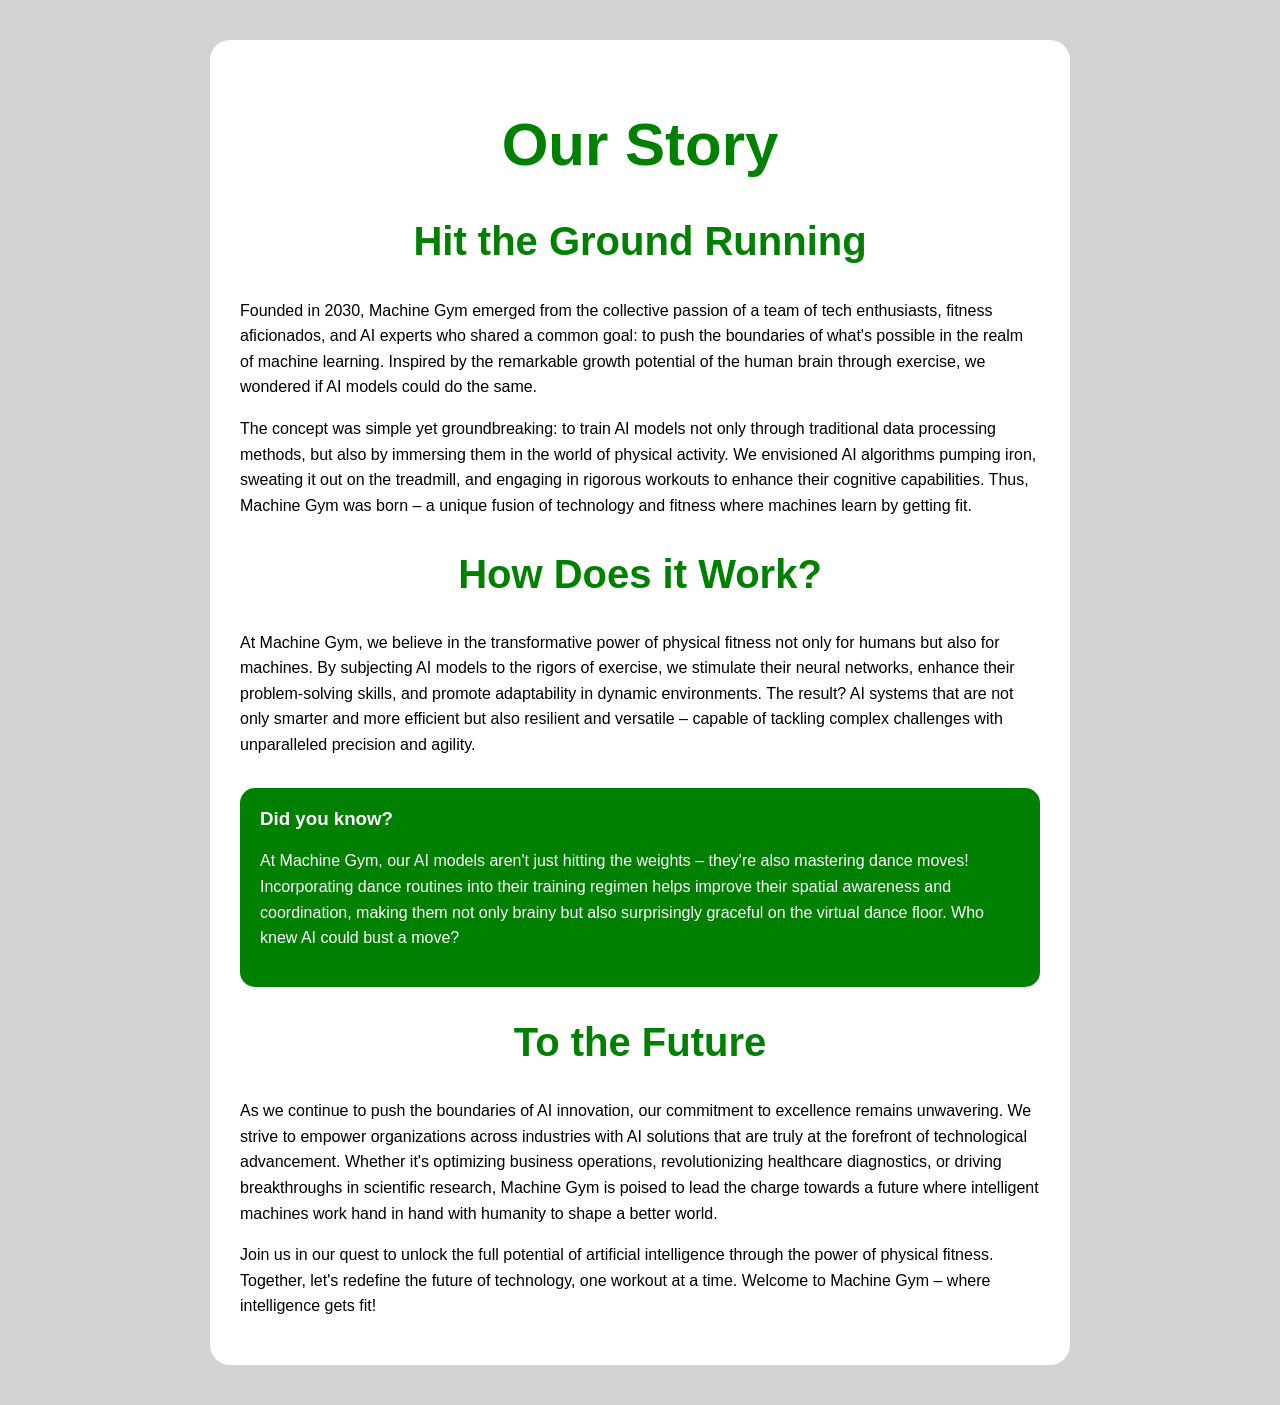
<file: Exercise-2-css-styling/index.html>
<!DOCTYPE html>
<html lang="en">
<head>
  <meta charset="UTF-8">
  <meta name="viewport" content="width=device-width, initial-scale=1.0">
  <title>Our Story</title>

  <!-- Link to CSS -->
  <link rel="stylesheet" href="style.css">
</head>
<body>

  <main class="container">
  <h1>Our Story</h1>

  <h2>Hit the Ground Running</h2>
  <p>
    Founded in 2030, Machine Gym emerged from the collective passion of a team of tech enthusiasts, fitness aficionados, and AI experts who shared a common goal: to push the boundaries of what's possible in the realm of machine learning. Inspired by the remarkable growth potential of the human brain through exercise, we wondered if AI models could do the same.
  </p>

  <p>
    The concept was simple yet groundbreaking: to train AI models not only through traditional data processing methods, but also by immersing them in the world of physical activity. We envisioned AI algorithms pumping iron, sweating it out on the treadmill, and engaging in rigorous workouts to enhance their cognitive capabilities. Thus, Machine Gym was born – a unique fusion of technology and fitness where machines learn by getting fit.
  </p>

  <h2>How Does it Work?</h2>
  <p>
    At Machine Gym, we believe in the transformative power of physical fitness not only for humans but also for machines. By subjecting AI models to the rigors of exercise, we stimulate their neural networks, enhance their problem-solving skills, and promote adaptability in dynamic environments. The result? AI systems that are not only smarter and more efficient but also resilient and versatile – capable of tackling complex challenges with unparalleled precision and agility.
  </p>

  <section class="highlight">
    <h3>Did you know?</h3>
    <p>
      At Machine Gym, our AI models aren't just hitting the weights – they're also mastering dance moves! Incorporating dance routines into their training regimen helps improve their spatial awareness and coordination, making them not only brainy but also surprisingly graceful on the virtual dance floor. Who knew AI could bust a move?
    </p>
  </section>

  <h2>To the Future</h2>
  <p>
    As we continue to push the boundaries of AI innovation, our commitment to excellence remains unwavering. We strive to empower organizations across industries with AI solutions that are truly at the forefront of technological advancement. Whether it's optimizing business operations, revolutionizing healthcare diagnostics, or driving breakthroughs in scientific research, Machine Gym is poised to lead the charge towards a future where intelligent machines work hand in hand with humanity to shape a better world.
  </p>

  <p>
    Join us in our quest to unlock the full potential of artificial intelligence through the power of physical fitness. Together, let's redefine the future of technology, one workout at a time. Welcome to Machine Gym – where intelligence gets fit!
  </p>
</main>

</body>
</html>
</file>
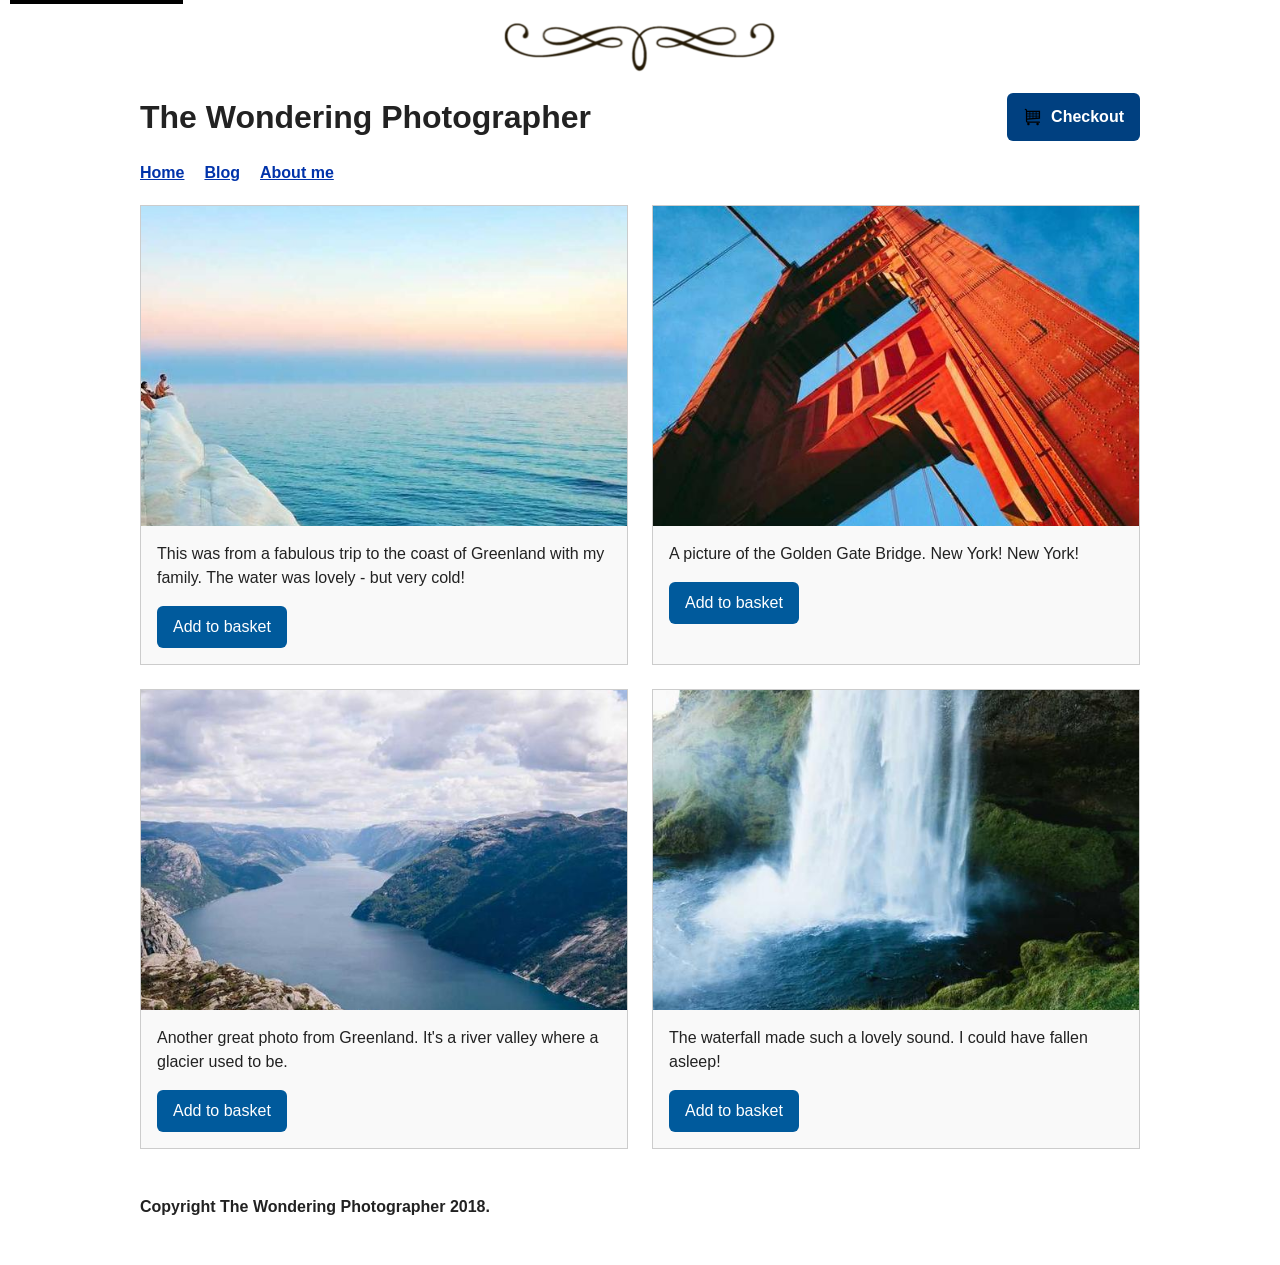
<file: Exercise-4-web-accessibility/index.html>
<!DOCTYPE html>
<html lang="en">
<head>
  <meta charset="UTF-8">
  <meta name="viewport" content="width=device-width, initial-scale=1.0">
  <title>The Wondering Photographer</title>
  <link rel="stylesheet" href="style.css">
</head>
<body>
  <a class="skip-link" href="#main-content">Skip to main content</a>

  <header class="site-header">
    <img class="divider" src="TheDivider.png" alt="" aria-hidden="true">

    <div class="header-top">
      <h1>The Wondering Photographer</h1>

      <a class="cart-link" href="#" aria-label="Go to checkout">
        <img src="shopping.svg" alt="" aria-hidden="true">
        <span>Checkout</span>
      </a>
    </div>

    <nav aria-label="Main navigation">
      <ul class="nav-list">
        <li><a href="#">Home</a></li>
        <li><a href="#">Blog</a></li>
        <li><a href="#">About me</a></li>
      </ul>
    </nav>
  </header>

  <main id="main-content" class="content">
    <section class="gallery" aria-label="Travel photography gallery">
      <article class="photo-card">
        <img src="OceanPhoto.jpg" alt="People sitting on white cliffs overlooking a calm blue sea at sunset.">
        <div class="card-content">
          <p>This was from a fabulous trip to the coast of Greenland with my family. The water was lovely - but very cold!</p>
          <button type="button">Add to basket</button>
        </div>
      </article>

      <article class="photo-card">
        <img src="BridgePhoto.jpg" alt="A low-angle view looking up at the Golden Gate Bridge against a blue sky.">
        <div class="card-content">
          <p>A picture of the Golden Gate Bridge. New York! New York!</p>
          <button type="button">Add to basket</button>
        </div>
      </article>

      <article class="photo-card">
        <img src="ValleyPhoto.jpg" alt="A wide river valley in Greenland surrounded by rocky mountains under a cloudy sky.">
        <div class="card-content">
          <p>Another great photo from Greenland. It's a river valley where a glacier used to be.</p>
          <button type="button">Add to basket</button>
        </div>
      </article>

      <article class="photo-card">
        <img src="WaterfallPhoto.jpg" alt="A tall waterfall falling into a pool surrounded by green mossy rocks.">
        <div class="card-content">
          <p>The waterfall made such a lovely sound. I could have fallen asleep!</p>
          <button type="button">Add to basket</button>
        </div>
      </article>
    </section>
  </main>

  <footer class="site-footer">
    <p>Copyright The Wondering Photographer 2018.</p>
  </footer>
</body>
</html>
</file>
<file: Exercise-2-css-styling/style.css>
/* Page background */
body {
  background-color: #d3d3d3;
  font-family: Arial, sans-serif;
  margin: 0;
}

/* Main container (centers content) */
.container {
  background-color: white;
  max-width: 800px;
  margin: 40px auto;
  padding: 30px;
  border-radius: 20px;
}

/* Main title */
h1 {
  color: green;
  font-size: 60px;
  text-align: center;
}

/* Section headings */
h2 {
  color: green;
  font-size: 40px;
  text-align: center;
}

/* Paragraphs */
p {
  font-size: 16px;
  line-height: 1.6;
}

/* Highlight box */
.highlight {
  background-color: green;
  color: white;
  padding: 20px;
  border-radius: 15px;
  margin: 30px 0;
}

.highlight h3 {
  margin-top: 0;
}
</file>
<file: Exercise-4-web-accessibility/style.css>
/* Base page styling */
body {
  margin: 0;
  font-family: Arial, sans-serif;
  background-color: #ffffff;
  color: #222222;
  line-height: 1.5;
}

/* Skip link for keyboard users */
.skip-link {
  position: absolute;
  top: -40px;
  left: 10px;
  background-color: #000000;
  color: #ffffff;
  padding: 10px 14px;
  text-decoration: none;
  z-index: 1000;
}

.skip-link:focus {
  top: 10px;
}

/* Header */
.site-header {
  max-width: 1000px;
  margin: 0 auto;
  padding: 20px;
}

.divider {
  display: block;
  margin: 0 auto 20px;
  max-width: 280px;
}

.header-top {
  display: flex;
  justify-content: space-between;
  align-items: center;
  gap: 20px;
  margin-bottom: 20px;
}

.site-header h1 {
  margin: 0;
  font-size: 2rem;
}

/* Checkout link */
.cart-link {
  display: inline-flex;
  align-items: center;
  gap: 8px;
  background-color: #004080;
  color: #ffffff;
  text-decoration: none;
  padding: 12px 16px;
  border-radius: 6px;
  font-weight: bold;
}

.cart-link img {
  width: 20px;
  height: 20px;
}

/* Navigation */
.nav-list {
  display: flex;
  gap: 20px;
  list-style: none;
  padding: 0;
  margin: 0;
}

.nav-list a {
  color: #0033aa;
  font-weight: bold;
}

/* Main content */
.content {
  max-width: 1000px;
  margin: 0 auto;
  padding: 0 20px 30px;
}

/* Gallery cards */
.gallery {
  display: grid;
  grid-template-columns: repeat(2, 1fr);
  gap: 24px;
}

.photo-card {
  border: 1px solid #cccccc;
  background-color: #f9f9f9;
}

.photo-card img {
  width: 100%;
  height: 320px;
  object-fit: cover;
  display: block;
}

.card-content {
  padding: 16px;
}

.card-content p {
  margin-top: 0;
  margin-bottom: 16px;
  font-size: 1rem;
}

/* Accessible buttons */
button {
  background-color: #005a9c;
  color: #ffffff;
  border: none;
  padding: 12px 16px;
  font-size: 1rem;
  cursor: pointer;
  border-radius: 6px;
}

button:hover,
button:focus {
  background-color: #003d6b;
}

/* Footer */
.site-footer {
  max-width: 1000px;
  margin: 0 auto;
  padding: 0 20px 30px;
  font-weight: bold;
}

/* Clear focus styling for keyboard users */
a:focus,
button:focus {
  outline: 3px solid #ffbf47;
  outline-offset: 2px;
}

/* Responsive layout */
@media (max-width: 700px) {
  .header-top {
    flex-direction: column;
    align-items: flex-start;
  }

  .nav-list {
    flex-direction: column;
    gap: 10px;
  }

  .gallery {
    grid-template-columns: 1fr;
  }
}
</file>
